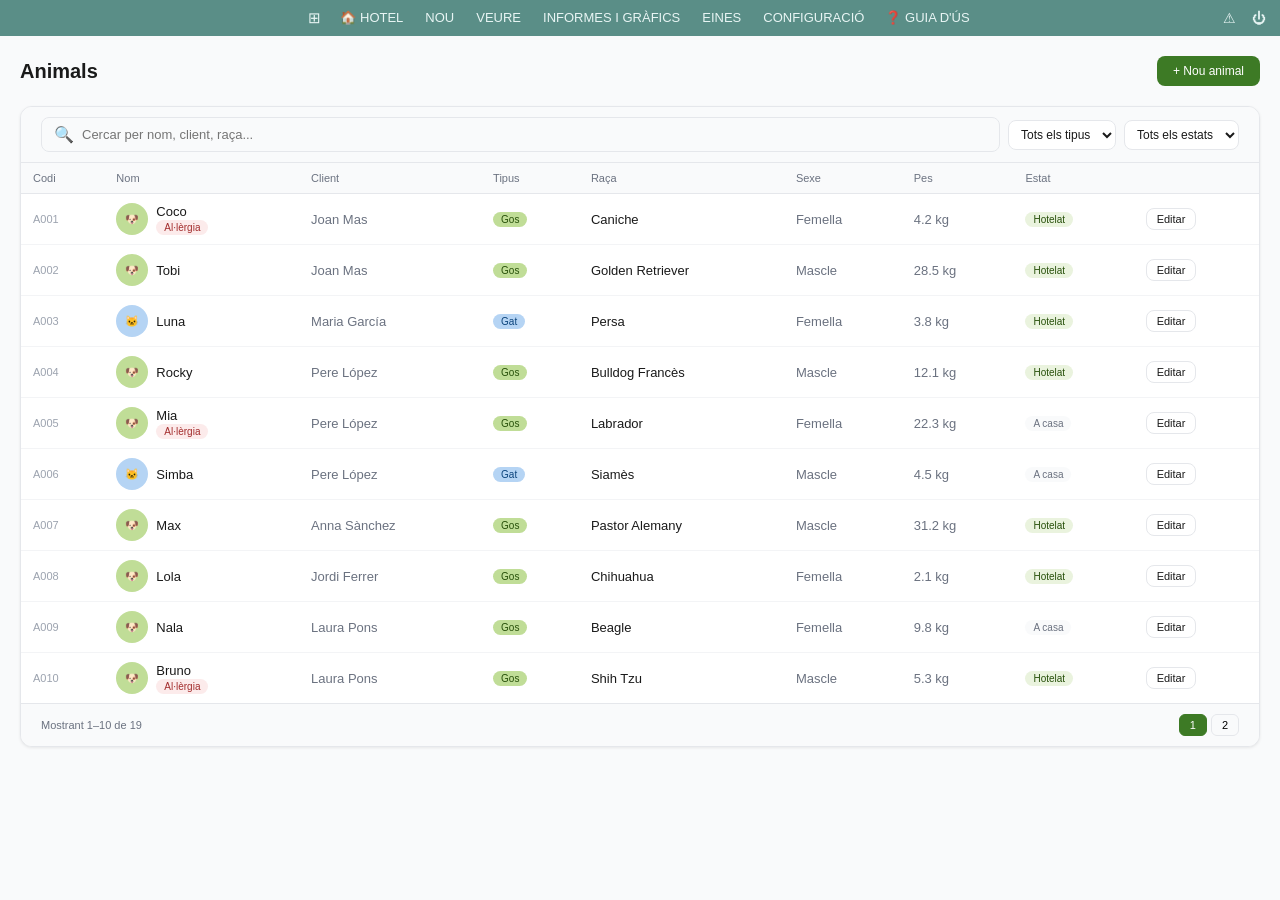
<file: pages/animals.html>
<!DOCTYPE html>
<html lang="ca">
<head>
  <meta charset="UTF-8"/>
  <meta name="viewport" content="width=device-width, initial-scale=1.0"/>
  <title>Animals — GespetSoft</title>
  <link rel="stylesheet" href="../css/style.css"/>
</head>
<body>
<div id="nav-placeholder"></div>
<div class="page-wrap">
  <div class="page-header">
    <div class="page-title">Animals</div>
    <button class="btn btn-primary" onclick="window.location='nou-animal.html'">+ Nou animal</button>
  </div>
  <div class="card">
    <div class="toolbar">
      <div class="search-box" style="flex:1;min-width:180px">
        <span>🔍</span>
        <input type="text" id="search" placeholder="Cercar per nom, client, raça..." oninput="renderTable()"/>
      </div>
      <select class="filter-sel" id="f-tipus" onchange="renderTable()">
        <option value="">Tots els tipus</option>
        <option value="gos">Gossos</option>
        <option value="gat">Gats</option>
        <option value="conill">Conills</option>
      </select>
      <select class="filter-sel" id="f-estat" onchange="renderTable()">
        <option value="">Tots els estats</option>
        <option value="hotelat">Hotelat ara</option>
        <option value="actiu">A casa</option>
      </select>
    </div>
    <div style="overflow-x:auto">
      <table>
        <thead><tr>
          <th onclick="sortBy('id')">Codi</th>
          <th onclick="sortBy('nom')">Nom</th>
          <th onclick="sortBy('client')">Client</th>
          <th onclick="sortBy('tipus')">Tipus</th>
          <th onclick="sortBy('raca')">Raça</th>
          <th>Sexe</th>
          <th>Pes</th>
          <th onclick="sortBy('estat')">Estat</th>
          <th></th>
        </tr></thead>
        <tbody id="tbody"></tbody>
      </table>
    </div>
    <div class="pagination">
      <div id="pag-info"></div>
      <div class="pag-btns" id="pag-btns"></div>
    </div>
  </div>
</div>
<script src="../js/app.js"></script>
<script>
let sortCol=null,sortAsc=true,page=1;
const PER=10;

function getClient(id){const c=DB.clients.find(x=>x.id===id);return c?`${c.nom} ${c.cognoms}`:'—';}

function getFiltered(){
  const q=document.getElementById('search').value.toLowerCase();
  const ft=document.getElementById('f-tipus').value;
  const fe=document.getElementById('f-estat').value;
  return DB.animals.filter(a=>{
    const nomClient=getClient(a.clientId).toLowerCase();
    const matchQ=!q||(a.nom.toLowerCase().includes(q)||nomClient.includes(q)||a.raca.toLowerCase().includes(q));
    const matchT=!ft||a.tipus===ft;
    const matchE=!fe||a.estat===fe;
    return matchQ&&matchT&&matchE;
  });
}

function sortBy(col){if(sortCol===col)sortAsc=!sortAsc;else{sortCol=col;sortAsc=true;}renderTable();}

function renderTable(){
  let data=getFiltered();
  if(sortCol){data=[...data].sort((a,b)=>{
    const va=String(a[sortCol]||'').toLowerCase();
    const vb=String(b[sortCol]||'').toLowerCase();
    return sortAsc?(va>vb?1:-1):(va<vb?1:-1);
  });}
  const total=data.length;
  const pages=Math.ceil(total/PER)||1;
  if(page>pages)page=1;
  const slice=data.slice((page-1)*PER,page*PER);
  document.getElementById('pag-info').textContent=total===0?'Cap resultat':`Mostrant ${(page-1)*PER+1}–${Math.min(page*PER,total)} de ${total}`;
  const pb=document.getElementById('pag-btns');pb.innerHTML='';
  for(let i=1;i<=pages;i++){const b=document.createElement('button');b.className='pag-btn'+(i===page?' active':'');b.textContent=i;b.onclick=(()=>{const p=i;return()=>{page=p;renderTable();}})();pb.appendChild(b);}
  const icon={gos:'🐶',gat:'🐱',conill:'🐰'};
  const avcls={gos:'av-green',gat:'av-blue',conill:'av-pink'};
  document.getElementById('tbody').innerHTML=slice.map(a=>`
    <tr style="cursor:pointer">
      <td style="color:#9ca3af;font-size:11px">${a.id}</td>
      <td><div style="display:flex;align-items:center;gap:8px">
        <div class="avatar ${avcls[a.tipus]}">${icon[a.tipus]}</div>
        <div>
          <div style="font-weight:500">${a.nom}</div>
          ${a.alergies?`<span class="badge" style="background:#FCEBEB;color:#A32D2D">Al·lèrgia</span>`:''}
        </div>
      </div></td>
      <td style="color:#6b7280">${getClient(a.clientId)}</td>
      <td><span class="badge badge-${a.tipus}">${a.tipus==='gos'?'Gos':a.tipus==='gat'?'Gat':'Conill'}</span></td>
      <td>${a.raca}</td>
      <td style="color:#6b7280">${a.sexe}</td>
      <td style="color:#6b7280">${a.pes} kg</td>
      <td><span class="badge badge-${a.estat==='hotelat'?'actiu':'inactiu'}">${a.estat==='hotelat'?'Hotelat':'A casa'}</span></td>
      <td><button class="btn btn-secondary" style="padding:4px 10px;font-size:11px">Editar</button></td>
    </tr>`).join('');
}

document.addEventListener('DOMContentLoaded',renderTable);
</script>
<script src="../js/nav.js"></script>
</body>
</html>
</file>
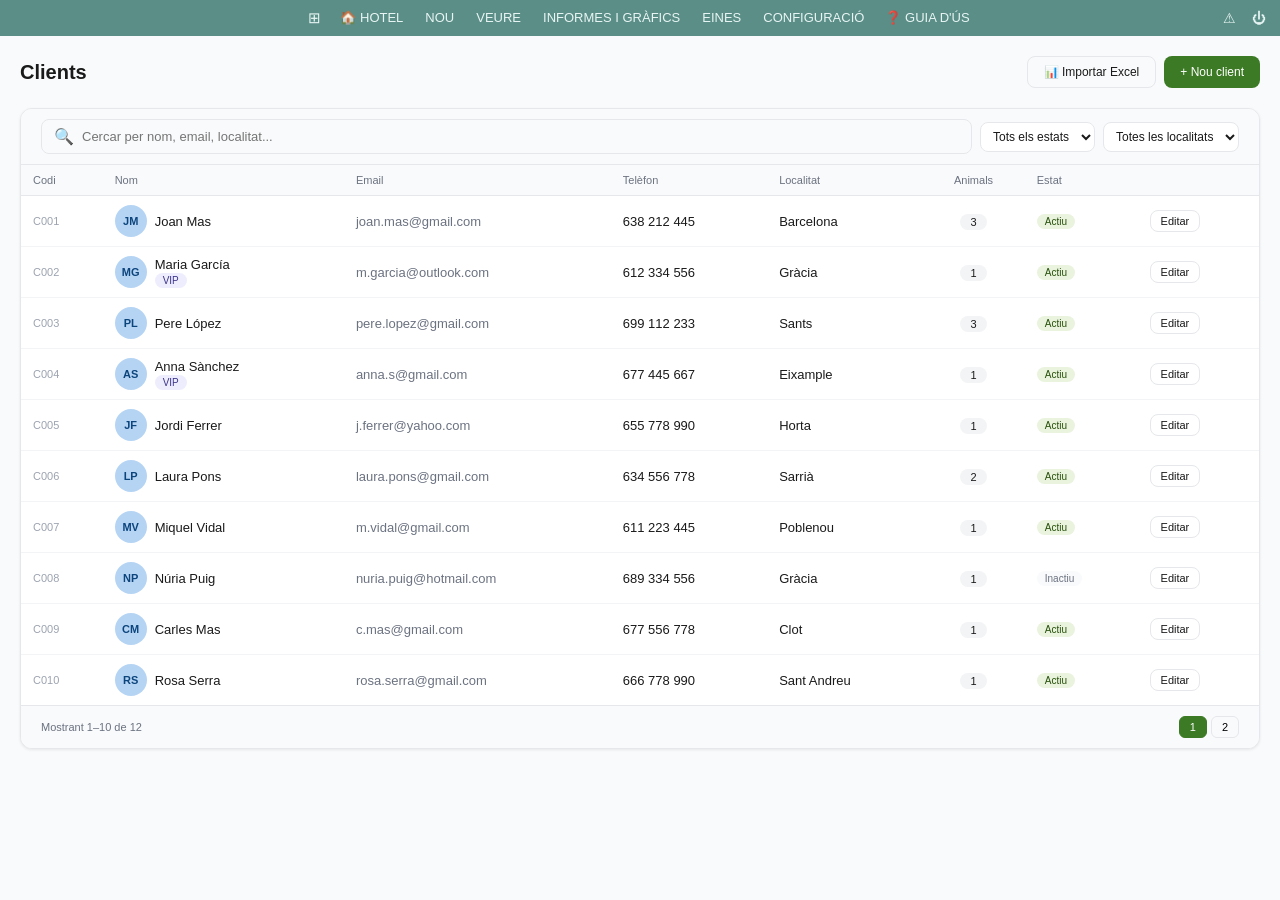
<file: pages/clients.html>
<!DOCTYPE html>
<html lang="ca">
<head>
  <meta charset="UTF-8"/>
  <meta name="viewport" content="width=device-width, initial-scale=1.0"/>
  <title>Clients — GespetSoft</title>
  <link rel="stylesheet" href="../css/style.css"/>
</head>
<body>
<div id="nav-placeholder"></div>
<div class="page-wrap">
  <div class="page-header">
    <div class="page-title">Clients</div>
    <div style="display:flex;gap:8px">
      <button class="btn btn-secondary" onclick="window.location='importar-excel.html'">📊 Importar Excel</button>
      <button class="btn btn-primary" onclick="window.location='nou-client.html'">+ Nou client</button>
    </div>
  </div>

  <div class="card">
    <div class="toolbar">
      <div class="search-box" style="flex:1;min-width:180px">
        <span>🔍</span>
        <input type="text" id="search" placeholder="Cercar per nom, email, localitat..." oninput="renderTable()"/>
      </div>
      <select class="filter-sel" id="f-estat" onchange="renderTable()">
        <option value="">Tots els estats</option>
        <option value="actiu">Actiu</option>
        <option value="inactiu">Inactiu</option>
        <option value="VIP">VIP</option>
      </select>
      <select class="filter-sel" id="f-localitat" onchange="renderTable()">
        <option value="">Totes les localitats</option>
      </select>
    </div>
    <div style="overflow-x:auto">
      <table>
        <thead>
          <tr>
            <th onclick="sortBy('id')">Codi</th>
            <th onclick="sortBy('nom')">Nom</th>
            <th onclick="sortBy('email')">Email</th>
            <th onclick="sortBy('mobil')">Telèfon</th>
            <th onclick="sortBy('localitat')">Localitat</th>
            <th style="text-align:center">Animals</th>
            <th onclick="sortBy('estat')">Estat</th>
            <th></th>
          </tr>
        </thead>
        <tbody id="tbody"></tbody>
      </table>
    </div>
    <div class="pagination">
      <div id="pag-info"></div>
      <div class="pag-btns" id="pag-btns"></div>
    </div>
  </div>
</div>

<script src="../js/app.js"></script>
<script>
let sortCol = null, sortAsc = true, page = 1;
const PER = 10;

function populateLocalitats() {
  const sel = document.getElementById('f-localitat');
  const locs = [...new Set(DB.clients.map(c => c.localitat))].sort();
  locs.forEach(l => sel.innerHTML += `<option value="${l}">${l}</option>`);
}

function getFiltered() {
  const q  = document.getElementById('search').value.toLowerCase();
  const fe = document.getElementById('f-estat').value;
  const fl = document.getElementById('f-localitat').value;
  return DB.clients.filter(c => {
    const nom = `${c.nom} ${c.cognoms}`.toLowerCase();
    const matchQ = !q || nom.includes(q) || c.email.toLowerCase().includes(q) || c.localitat.toLowerCase().includes(q);
    const matchE = !fe || (fe === 'VIP' ? c.etiqueta === 'VIP' : c.estat === fe);
    const matchL = !fl || c.localitat === fl;
    return matchQ && matchE && matchL;
  });
}

function sortBy(col) {
  if (sortCol === col) sortAsc = !sortAsc; else { sortCol = col; sortAsc = true; }
  renderTable();
}

function renderTable() {
  let data = getFiltered();
  if (sortCol) {
    data = [...data].sort((a, b) => {
      const va = String(a[sortCol] || '').toLowerCase();
      const vb = String(b[sortCol] || '').toLowerCase();
      return sortAsc ? (va > vb ? 1 : -1) : (va < vb ? 1 : -1);
    });
  }
  const total = data.length;
  const pages = Math.ceil(total / PER) || 1;
  if (page > pages) page = 1;
  const slice = data.slice((page - 1) * PER, page * PER);

  document.getElementById('pag-info').textContent =
    total === 0 ? 'Cap resultat' : `Mostrant ${(page-1)*PER+1}–${Math.min(page*PER,total)} de ${total}`;

  const pb = document.getElementById('pag-btns');
  pb.innerHTML = '';
  for (let i = 1; i <= pages; i++) {
    const b = document.createElement('button');
    b.className = 'pag-btn' + (i === page ? ' active' : '');
    b.textContent = i;
    b.onclick = () => { page = i; renderTable(); };
    pb.appendChild(b);
  }

  const tbody = document.getElementById('tbody');
  tbody.innerHTML = slice.map(c => `
    <tr style="cursor:pointer" onclick="window.location='fitxa-client.html?id=${c.id}'">
      <td style="color:#9ca3af;font-size:11px">${c.id}</td>
      <td>
        <div style="display:flex;align-items:center;gap:8px">
          <div class="avatar av-blue">${c.nom[0]}${c.cognoms[0]}</div>
          <div>
            <div style="font-weight:500">${c.nom} ${c.cognoms}</div>
            ${c.etiqueta ? `<span class="badge badge-vip">${c.etiqueta}</span>` : ''}
          </div>
        </div>
      </td>
      <td style="color:#6b7280">${c.email}</td>
      <td>${c.mobil}</td>
      <td>${c.localitat}</td>
      <td style="text-align:center">
        <span style="background:#f3f4f6;padding:2px 10px;border-radius:20px;font-size:11px">${c.animals.length}</span>
      </td>
      <td><span class="badge badge-${c.estat}">${c.estat === 'actiu' ? 'Actiu' : 'Inactiu'}</span></td>
      <td>
        <button onclick="event.stopPropagation();window.location='editar-client.html?id=${c.id}'"
          class="btn btn-secondary" style="padding:4px 10px;font-size:11px">Editar</button>
      </td>
    </tr>`).join('');
}

document.addEventListener('DOMContentLoaded', () => {
  populateLocalitats();
  renderTable();
});
</script>
<script src="../js/nav.js"></script>
</body>
</html>
</file>
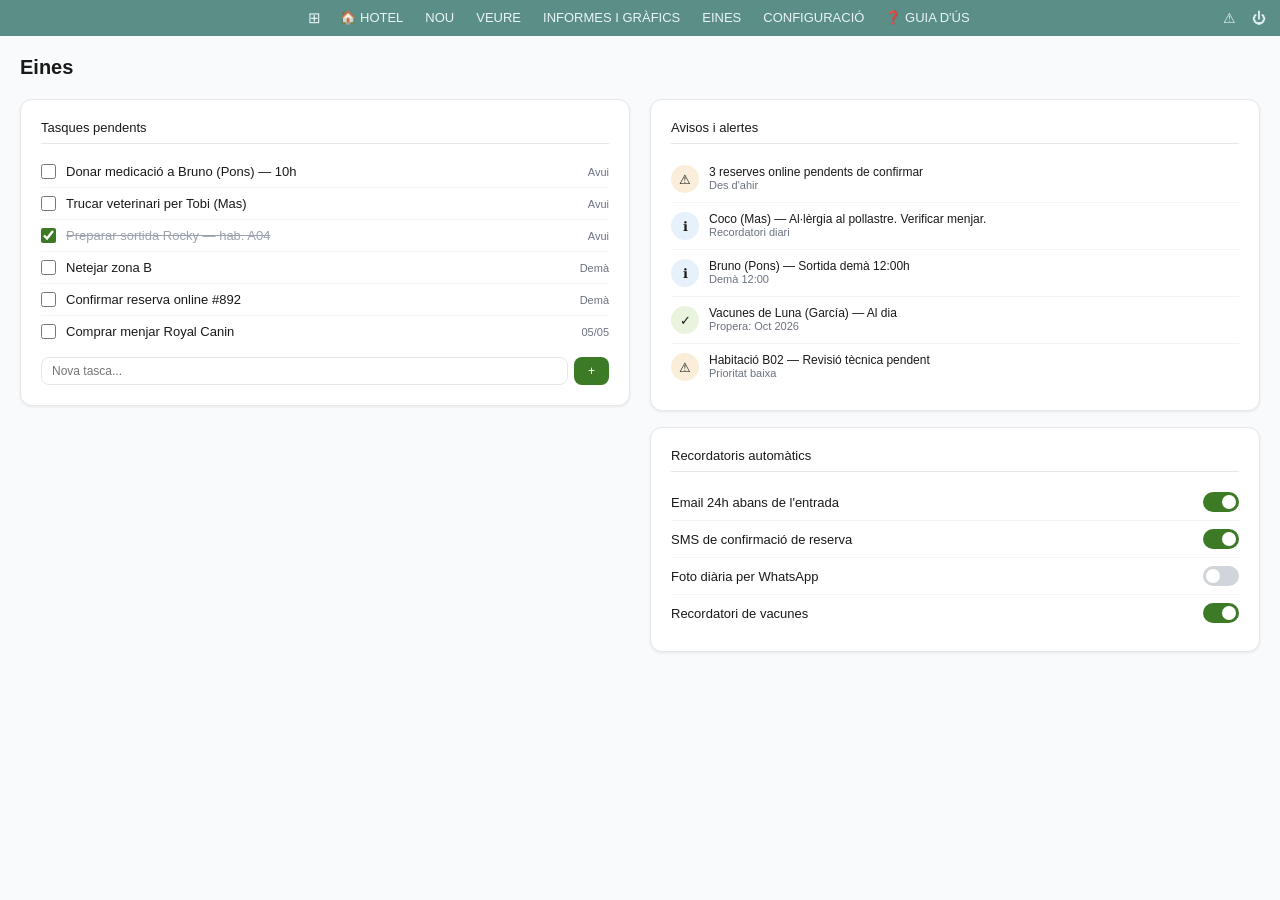
<file: pages/eines.html>
<!DOCTYPE html>
<html lang="ca">
<head>
  <meta charset="UTF-8"/>
  <meta name="viewport" content="width=device-width, initial-scale=1.0"/>
  <title>Eines — GespetSoft</title>
  <link rel="stylesheet" href="../css/style.css"/>
  <style>
    .toggle{position:relative;width:36px;height:20px;flex-shrink:0}
    .toggle input{opacity:0;width:0;height:0}
    .slider{position:absolute;inset:0;background:#d1d5db;border-radius:10px;cursor:pointer;transition:0.2s}
    .slider:before{content:'';position:absolute;width:14px;height:14px;left:3px;bottom:3px;background:#fff;border-radius:50%;transition:0.2s}
    input:checked+.slider{background:#3d7a25}
    input:checked+.slider:before{transform:translateX(16px)}
    .tasca-row{display:flex;align-items:center;gap:10px;padding:8px 0;border-bottom:0.5px solid #f3f4f6}
    .tasca-row:last-child{border-bottom:none}
    .tasca-cb{width:15px;height:15px;cursor:pointer;accent-color:#3d7a25;flex-shrink:0}
    .tasca-txt{flex:1;font-size:13px}
    .tasca-txt.done{text-decoration:line-through;color:#9ca3af}
    .alert-row{display:flex;gap:10px;padding:9px 0;border-bottom:0.5px solid #f3f4f6;align-items:flex-start}
    .alert-row:last-child{border-bottom:none}
    .alert-icon{width:28px;height:28px;border-radius:50%;display:flex;align-items:center;justify-content:center;flex-shrink:0;font-size:13px}
  </style>
</head>
<body>
<div id="nav-placeholder"></div>
<div class="page-wrap">
  <div class="page-title" style="margin-bottom:1.25rem">Eines</div>
  <div style="display:grid;grid-template-columns:1fr 1fr;gap:1.25rem">
    <div>
      <div class="card">
        <div class="card-body">
          <div style="font-size:13px;font-weight:500;margin-bottom:12px;padding-bottom:8px;border-bottom:0.5px solid #e5e7eb">Tasques pendents</div>
          <div id="tasques">
            <div class="tasca-row"><input type="checkbox" class="tasca-cb" onchange="toggle(this)"><span class="tasca-txt">Donar medicació a Bruno (Pons) — 10h</span><span style="font-size:11px;color:#6b7280">Avui</span></div>
            <div class="tasca-row"><input type="checkbox" class="tasca-cb" onchange="toggle(this)"><span class="tasca-txt">Trucar veterinari per Tobi (Mas)</span><span style="font-size:11px;color:#6b7280">Avui</span></div>
            <div class="tasca-row"><input type="checkbox" class="tasca-cb" checked onchange="toggle(this)"><span class="tasca-txt done">Preparar sortida Rocky — hab. A04</span><span style="font-size:11px;color:#6b7280">Avui</span></div>
            <div class="tasca-row"><input type="checkbox" class="tasca-cb" onchange="toggle(this)"><span class="tasca-txt">Netejar zona B</span><span style="font-size:11px;color:#6b7280">Demà</span></div>
            <div class="tasca-row"><input type="checkbox" class="tasca-cb" onchange="toggle(this)"><span class="tasca-txt">Confirmar reserva online #892</span><span style="font-size:11px;color:#6b7280">Demà</span></div>
            <div class="tasca-row"><input type="checkbox" class="tasca-cb" onchange="toggle(this)"><span class="tasca-txt">Comprar menjar Royal Canin</span><span style="font-size:11px;color:#6b7280">05/05</span></div>
          </div>
          <div style="margin-top:10px;display:flex;gap:6px">
            <input type="text" id="nova-tasca" placeholder="Nova tasca..." style="flex:1;border:0.5px solid #e5e7eb;border-radius:8px;padding:6px 10px;font-size:12px;outline:none"/>
            <button class="btn btn-primary" onclick="afegir()" style="padding:6px 14px">+</button>
          </div>
        </div>
      </div>
    </div>
    <div>
      <div class="card" style="margin-bottom:1rem">
        <div class="card-body">
          <div style="font-size:13px;font-weight:500;margin-bottom:12px;padding-bottom:8px;border-bottom:0.5px solid #e5e7eb">Avisos i alertes</div>
          <div class="alert-row"><div class="alert-icon" style="background:#FAEEDA">⚠</div><div><div style="font-size:12px;font-weight:500">3 reserves online pendents de confirmar</div><div style="font-size:11px;color:#6b7280">Des d'ahir</div></div></div>
          <div class="alert-row"><div class="alert-icon" style="background:#E6F1FB">ℹ</div><div><div style="font-size:12px;font-weight:500">Coco (Mas) — Al·lèrgia al pollastre. Verificar menjar.</div><div style="font-size:11px;color:#6b7280">Recordatori diari</div></div></div>
          <div class="alert-row"><div class="alert-icon" style="background:#E6F1FB">ℹ</div><div><div style="font-size:12px;font-weight:500">Bruno (Pons) — Sortida demà 12:00h</div><div style="font-size:11px;color:#6b7280">Demà 12:00</div></div></div>
          <div class="alert-row"><div class="alert-icon" style="background:#EAF3DE">✓</div><div><div style="font-size:12px;font-weight:500">Vacunes de Luna (García) — Al dia</div><div style="font-size:11px;color:#6b7280">Propera: Oct 2026</div></div></div>
          <div class="alert-row"><div class="alert-icon" style="background:#FAEEDA">⚠</div><div><div style="font-size:12px;font-weight:500">Habitació B02 — Revisió tècnica pendent</div><div style="font-size:11px;color:#6b7280">Prioritat baixa</div></div></div>
        </div>
      </div>
      <div class="card">
        <div class="card-body">
          <div style="font-size:13px;font-weight:500;margin-bottom:12px;padding-bottom:8px;border-bottom:0.5px solid #e5e7eb">Recordatoris automàtics</div>
          <div class="tasca-row"><span class="tasca-txt">Email 24h abans de l'entrada</span><label class="toggle"><input type="checkbox" checked><span class="slider"></span></label></div>
          <div class="tasca-row"><span class="tasca-txt">SMS de confirmació de reserva</span><label class="toggle"><input type="checkbox" checked><span class="slider"></span></label></div>
          <div class="tasca-row"><span class="tasca-txt">Foto diària per WhatsApp</span><label class="toggle"><input type="checkbox"><span class="slider"></span></label></div>
          <div class="tasca-row"><span class="tasca-txt">Recordatori de vacunes</span><label class="toggle"><input type="checkbox" checked><span class="slider"></span></label></div>
        </div>
      </div>
    </div>
  </div>
</div>
<script>
function toggle(cb){cb.nextElementSibling.classList.toggle('done',cb.checked);}
function afegir(){
  const inp=document.getElementById('nova-tasca');
  const txt=inp.value.trim();if(!txt)return;
  const div=document.createElement('div');div.className='tasca-row';
  div.innerHTML=`<input type="checkbox" class="tasca-cb" onchange="toggle(this)"><span class="tasca-txt">${txt}</span><span style="font-size:11px;color:#6b7280">Avui</span>`;
  document.getElementById('tasques').appendChild(div);
  inp.value='';
}
</script>
<script src="../js/nav.js"></script>
</body>
</html>
</file>
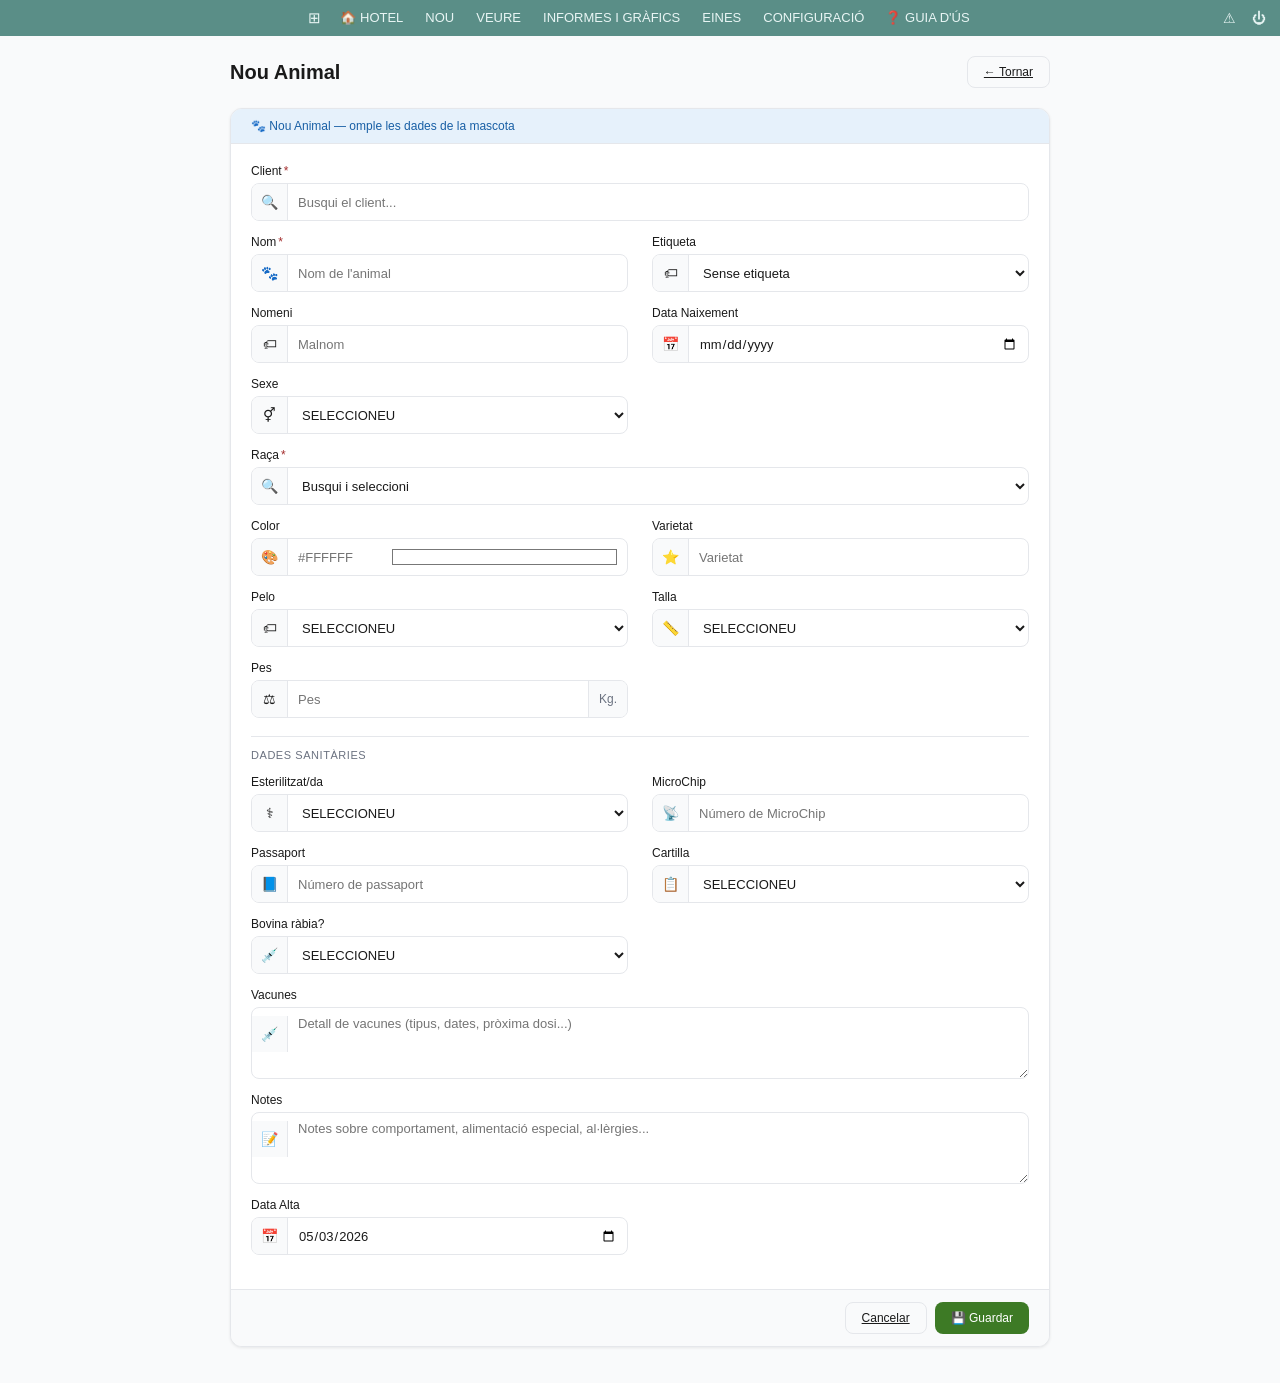
<file: pages/nou-animal.html>
<!DOCTYPE html>
<html lang="ca">
<head>
  <meta charset="UTF-8"/>
  <meta name="viewport" content="width=device-width, initial-scale=1.0"/>
  <title>Nou Animal — GespetSoft</title>
  <link rel="stylesheet" href="../css/style.css"/>
</head>
<body>
<div id="nav-placeholder"></div>
<div class="page-wrap" style="max-width:860px">
  <div class="page-header">
    <div class="page-title">Nou Animal</div>
    <a href="animals.html" class="btn btn-secondary">← Tornar</a>
  </div>
  <div class="card">
    <div style="background:#E6F1FB;border-bottom:.5px solid #e5e7eb;padding:10px 1.25rem;font-size:12px;color:#185FA5">
      🐾 Nou Animal — omple les dades de la mascota
    </div>
    <div class="form-grid">
      <div class="field-group full"><label class="field-label">Client<span class="required">*</span></label>
        <div class="field-row"><div class="field-icon">🔍</div>
          <input type="text" id="client" placeholder="Busqui el client..." list="cl-list"/>
          <datalist id="cl-list"></datalist>
        </div>
      </div>
      <div class="field-group"><label class="field-label">Nom<span class="required">*</span></label>
        <div class="field-row"><div class="field-icon">🐾</div><input type="text" id="nom" placeholder="Nom de l'animal"/></div></div>
      <div class="field-group"><label class="field-label">Etiqueta</label>
        <div class="field-row"><div class="field-icon">🏷</div><select><option value="">Sense etiqueta</option><option>VIP</option><option>Al·lèrgia</option><option>Medicació</option></select></div></div>
      <div class="field-group"><label class="field-label">Nomeni</label>
        <div class="field-row"><div class="field-icon">🏷</div><input type="text" placeholder="Malnom"/></div></div>
      <div class="field-group"><label class="field-label">Data Naixement</label>
        <div class="field-row"><div class="field-icon">📅</div><input type="date"/></div></div>
      <div class="field-group"><label class="field-label">Sexe</label>
        <div class="field-row"><div class="field-icon">⚥</div><select><option>SELECCIONEU</option><option>Mascle</option><option>Femella</option></select></div></div>
      <div class="field-group full"><label class="field-label">Raça<span class="required">*</span></label>
        <div class="field-row"><div class="field-icon">🔍</div>
          <select id="raca"><option>Busqui i seleccioni</option>
            <optgroup label="Gossos"><option>Golden Retriever</option><option>Labrador</option><option>Bulldog Francès</option><option>Caniche</option><option>Chihuahua</option><option>Beagle</option><option>Pastor Alemany</option><option>Shih Tzu</option><option>Mestís</option></optgroup>
            <optgroup label="Gats"><option>Persa</option><option>Siamès</option><option>Maine Coon</option><option>Britànic pèl curt</option><option>Mestís</option></optgroup>
            <optgroup label="Altres"><option>Conill</option><option>Hàmster</option><option>Aus</option><option>Rèptil</option></optgroup>
          </select>
        </div>
      </div>
      <div class="field-group"><label class="field-label">Color</label>
        <div class="field-row"><div class="field-icon">🎨</div><input type="text" placeholder="#FFFFFF" style="max-width:100px"/>
          <input type="color" value="#ffffff" style="width:32px;height:28px;border:none;padding:2px;cursor:pointer;background:none;margin-right:6px"/>
        </div>
      </div>
      <div class="field-group"><label class="field-label">Varietat</label>
        <div class="field-row"><div class="field-icon">⭐</div><input type="text" placeholder="Varietat"/></div></div>
      <div class="field-group"><label class="field-label">Pelo</label>
        <div class="field-row"><div class="field-icon">🏷</div><select><option>SELECCIONEU</option><option>Curt</option><option>Llarg</option><option>Arrissat</option><option>Llis</option><option>Sense pèl</option></select></div></div>
      <div class="field-group"><label class="field-label">Talla</label>
        <div class="field-row"><div class="field-icon">📏</div><select><option>SELECCIONEU</option><option>Molt petit (&lt;5kg)</option><option>Petit (5-10kg)</option><option>Mitjà (10-25kg)</option><option>Gran (25-45kg)</option><option>Molt gran (&gt;45kg)</option></select></div></div>
      <div class="field-group"><label class="field-label">Pes</label>
        <div class="field-row"><div class="field-icon">⚖</div><input type="number" placeholder="Pes" step="0.1" min="0"/>
          <span style="padding:0 10px;font-size:12px;color:#6b7280;background:#f9fafb;border-left:.5px solid #e5e7eb;height:36px;display:flex;align-items:center">Kg.</span>
        </div>
      </div>
      <div class="section-sep">Dades sanitàries</div>
      <div class="field-group"><label class="field-label">Esterilitzat/da</label>
        <div class="field-row"><div class="field-icon">⚕</div><select><option>SELECCIONEU</option><option>Sí</option><option>No</option></select></div></div>
      <div class="field-group"><label class="field-label">MicroChip</label>
        <div class="field-row"><div class="field-icon">📡</div><input type="text" placeholder="Número de MicroChip"/></div></div>
      <div class="field-group"><label class="field-label">Passaport</label>
        <div class="field-row"><div class="field-icon">📘</div><input type="text" placeholder="Número de passaport"/></div></div>
      <div class="field-group"><label class="field-label">Cartilla</label>
        <div class="field-row"><div class="field-icon">📋</div><select><option>SELECCIONEU</option><option>Sí, al dia</option><option>Sí, pendent</option><option>No</option></select></div></div>
      <div class="field-group"><label class="field-label">Bovina ràbia?</label>
        <div class="field-row"><div class="field-icon">💉</div><select><option>SELECCIONEU</option><option>Sí</option><option>No</option><option>No aplica</option></select></div></div>
      <div class="field-group full"><label class="field-label">Vacunes</label>
        <div class="field-row" style="align-items:flex-start"><div class="field-icon" style="margin-top:8px">💉</div>
          <textarea placeholder="Detall de vacunes (tipus, dates, pròxima dosi...)"></textarea></div></div>
      <div class="field-group full"><label class="field-label">Notes</label>
        <div class="field-row" style="align-items:flex-start"><div class="field-icon" style="margin-top:8px">📝</div>
          <textarea placeholder="Notes sobre comportament, alimentació especial, al·lèrgies..."></textarea></div></div>
      <div class="field-group"><label class="field-label">Data Alta</label>
        <div class="field-row"><div class="field-icon">📅</div><input type="date" value="2026-05-03"/></div></div>
    </div>
    <div class="form-footer">
      <a href="animals.html" class="btn btn-secondary">Cancelar</a>
      <button class="btn btn-primary" onclick="guardar()">💾 Guardar</button>
    </div>
  </div>
</div>
<script src="../js/app.js"></script>
<script>
document.addEventListener('DOMContentLoaded',()=>{
  const dl=document.getElementById('cl-list');
  DB.clients.forEach(c=>{const o=document.createElement('option');o.value=`${c.nom} ${c.cognoms}`;dl.appendChild(o);});
});
function guardar(){
  const nom=document.getElementById('nom').value.trim();
  const client=document.getElementById('client').value.trim();
  if(!nom){document.getElementById('nom').focus();return;}
  if(!client){document.getElementById('client').focus();return;}
  window.location='animals.html';
}
</script>
<script src="../js/nav.js"></script>
</body>
</html>
</file>
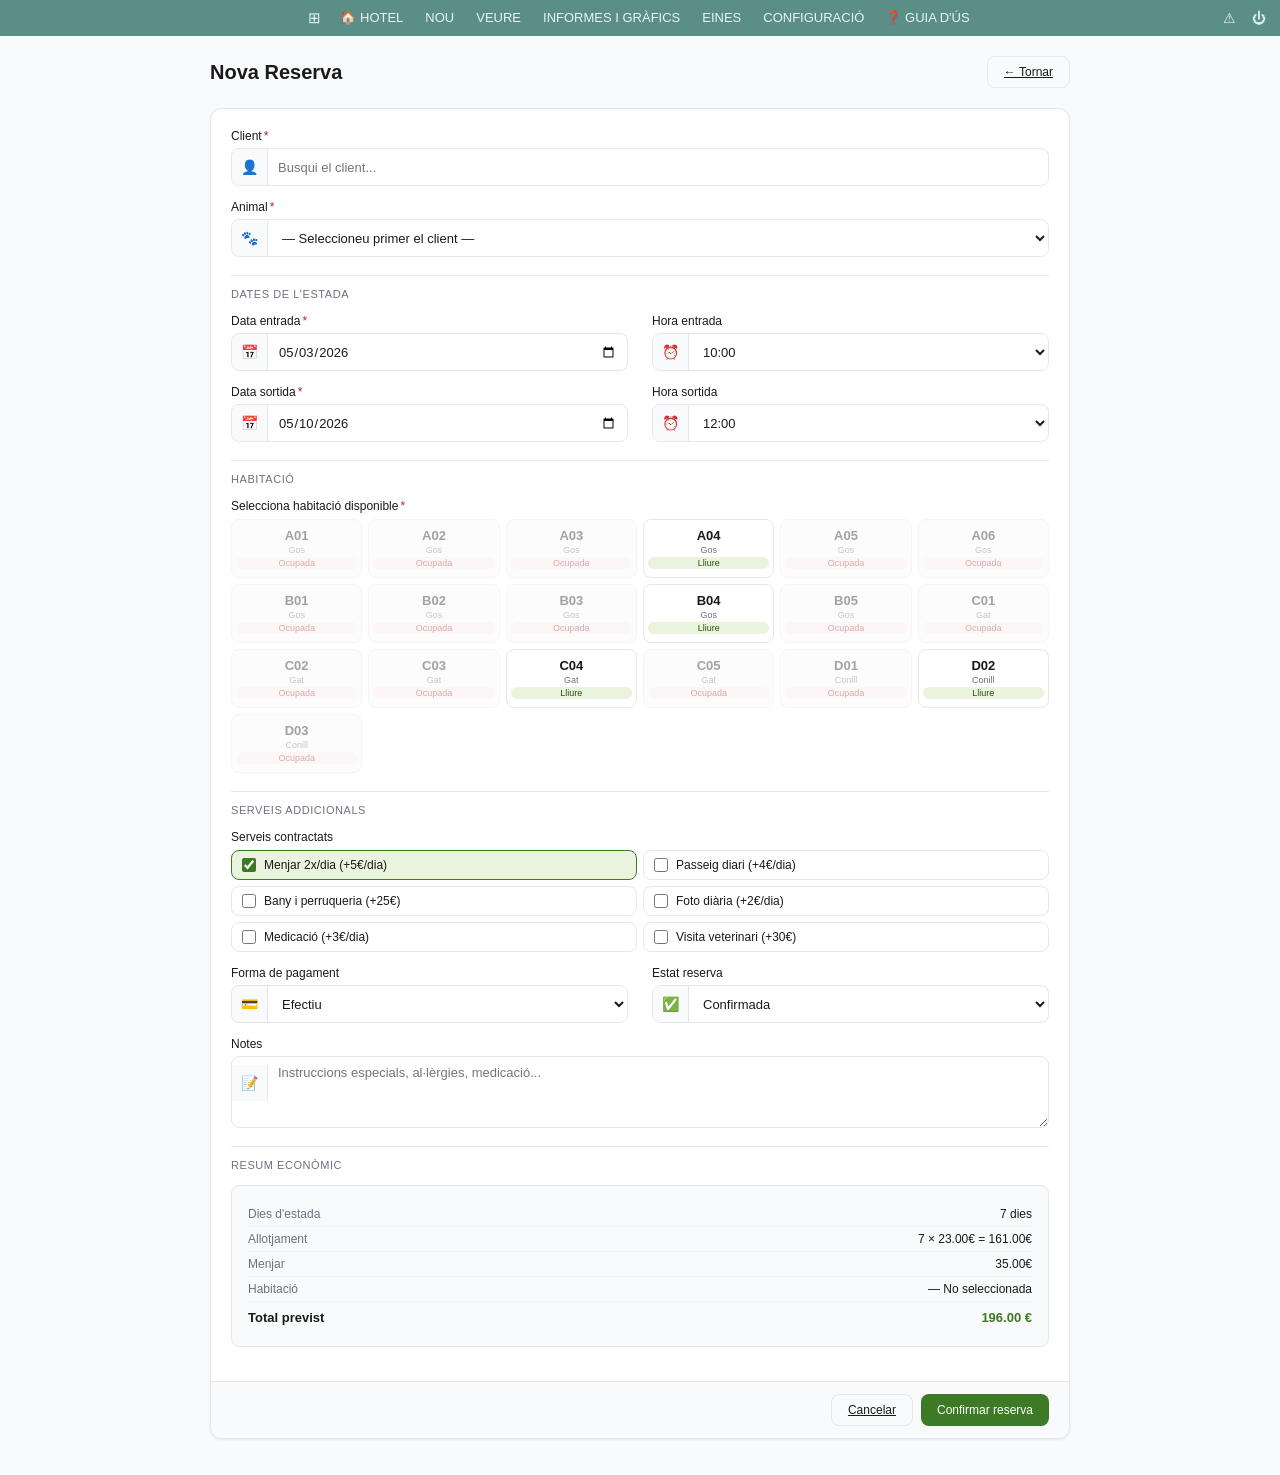
<file: pages/nova-reserva.html>
<!DOCTYPE html>
<html lang="ca">
<head>
  <meta charset="UTF-8"/>
  <meta name="viewport" content="width=device-width, initial-scale=1.0"/>
  <title>Nova Reserva — GespetSoft</title>
  <link rel="stylesheet" href="../css/style.css"/>
  <style>
    .hab-grid{display:grid;grid-template-columns:repeat(6,1fr);gap:6px;margin-top:6px}
    .hab-item{border:.5px solid #e5e7eb;border-radius:8px;padding:8px 4px;cursor:pointer;text-align:center;font-size:11px;transition:border-color .15s}
    .hab-item:hover{border-color:#3d7a25}
    .hab-item.selected{border-color:#3d7a25;background:#EAF3DE}
    .hab-item.ocupada{opacity:.4;cursor:not-allowed;background:#f9fafb}
    .hab-num{font-size:13px;font-weight:600}
    .resum-box{background:#f9fafb;border:.5px solid #e5e7eb;border-radius:8px;padding:1rem}
    .resum-row{display:flex;justify-content:space-between;font-size:12px;padding:5px 0;border-bottom:.5px solid #f3f4f6}
    .resum-row:last-child{border-bottom:none;font-weight:600;font-size:13px;padding-top:8px}
    .serveis-grid{display:grid;grid-template-columns:1fr 1fr;gap:6px;margin-top:6px}
    .srv{display:flex;align-items:center;gap:8px;padding:7px 10px;border:.5px solid #e5e7eb;border-radius:8px;cursor:pointer;font-size:12px}
    .srv:hover{background:#f9fafb}
    .srv.on{border-color:#3d7a25;background:#EAF3DE}
    .srv input{accent-color:#3d7a25;width:14px;height:14px}
  </style>
</head>
<body>
<div id="nav-placeholder"></div>
<div class="page-wrap" style="max-width:900px">
  <div class="page-header">
    <div class="page-title">Nova Reserva</div>
    <a href="reserves.html" class="btn btn-secondary">← Tornar</a>
  </div>
  <div class="card">
    <div class="form-grid">
      <div class="field-group full">
        <label class="field-label">Client<span class="required">*</span></label>
        <div class="field-row"><div class="field-icon">👤</div>
          <input type="text" id="client" placeholder="Busqui el client..." list="cl-list" oninput="onClient()"/>
          <datalist id="cl-list"></datalist>
        </div>
      </div>
      <div class="field-group full">
        <label class="field-label">Animal<span class="required">*</span></label>
        <div class="field-row"><div class="field-icon">🐾</div>
          <select id="animal" onchange="updateResum()"><option>— Seleccioneu primer el client —</option></select>
        </div>
      </div>
      <div class="section-sep">Dates de l'estada</div>
      <div class="field-group">
        <label class="field-label">Data entrada<span class="required">*</span></label>
        <div class="field-row"><div class="field-icon">📅</div><input type="date" id="entrada" value="2026-05-03" onchange="updateResum()"/></div>
      </div>
      <div class="field-group">
        <label class="field-label">Hora entrada</label>
        <div class="field-row"><div class="field-icon">⏰</div>
          <select id="h-entrada" onchange="updateResum()">
            <option>08:00</option><option>09:00</option><option selected>10:00</option>
            <option>11:00</option><option>12:00</option><option>13:00</option><option>14:00</option><option>15:00</option><option>16:00</option><option>17:00</option><option>18:00</option>
          </select>
        </div>
      </div>
      <div class="field-group">
        <label class="field-label">Data sortida<span class="required">*</span></label>
        <div class="field-row"><div class="field-icon">📅</div><input type="date" id="sortida" value="2026-05-10" onchange="updateResum()"/></div>
      </div>
      <div class="field-group">
        <label class="field-label">Hora sortida</label>
        <div class="field-row"><div class="field-icon">⏰</div>
          <select id="h-sortida" onchange="updateResum()">
            <option>08:00</option><option>09:00</option><option>10:00</option>
            <option>11:00</option><option selected>12:00</option><option>13:00</option><option>14:00</option><option>15:00</option><option>16:00</option><option>17:00</option><option>18:00</option>
          </select>
        </div>
      </div>
      <div class="section-sep">Habitació</div>
      <div class="field-group full">
        <label class="field-label">Selecciona habitació disponible<span class="required">*</span></label>
        <div class="hab-grid" id="hab-grid"></div>
      </div>
      <div class="section-sep">Serveis addicionals</div>
      <div class="field-group full">
        <label class="field-label">Serveis contractats</label>
        <div class="serveis-grid">
          <label class="srv on" id="s0"><input type="checkbox" checked onchange="toggleSrv(this,'s0');updateResum()"> Menjar 2x/dia (+5€/dia)</label>
          <label class="srv" id="s1"><input type="checkbox" onchange="toggleSrv(this,'s1');updateResum()"> Passeig diari (+4€/dia)</label>
          <label class="srv" id="s2"><input type="checkbox" onchange="toggleSrv(this,'s2');updateResum()"> Bany i perruqueria (+25€)</label>
          <label class="srv" id="s3"><input type="checkbox" onchange="toggleSrv(this,'s3');updateResum()"> Foto diària (+2€/dia)</label>
          <label class="srv" id="s4"><input type="checkbox" onchange="toggleSrv(this,'s4');updateResum()"> Medicació (+3€/dia)</label>
          <label class="srv" id="s5"><input type="checkbox" onchange="toggleSrv(this,'s5');updateResum()"> Visita veterinari (+30€)</label>
        </div>
      </div>
      <div class="field-group">
        <label class="field-label">Forma de pagament</label>
        <div class="field-row"><div class="field-icon">💳</div>
          <select><option>Efectiu</option><option>Targeta</option><option>Transferència</option><option>Bizum</option></select>
        </div>
      </div>
      <div class="field-group">
        <label class="field-label">Estat reserva</label>
        <div class="field-row"><div class="field-icon">✅</div>
          <select><option>Confirmada</option><option>Pendent confirmació</option></select>
        </div>
      </div>
      <div class="field-group full">
        <label class="field-label">Notes</label>
        <div class="field-row" style="align-items:flex-start"><div class="field-icon" style="margin-top:8px">📝</div>
          <textarea placeholder="Instruccions especials, al·lèrgies, medicació..."></textarea>
        </div>
      </div>
      <div class="section-sep">Resum econòmic</div>
      <div class="field-group full"><div class="resum-box" id="resum"></div></div>
    </div>
    <div class="form-footer">
      <a href="reserves.html" class="btn btn-secondary">Cancelar</a>
      <button class="btn btn-primary" onclick="guardar()">Confirmar reserva</button>
    </div>
  </div>
</div>
<script src="../js/app.js"></script>
<script>
let selHab=null;
const ocupades=['A01','A02','A03','A05','A06','B01','B02','B03','B05','C01','C02','C03','C05','D01','D03'];

function init(){
  const dl=document.getElementById('cl-list');
  DB.clients.forEach(c=>{ const o=document.createElement('option'); o.value=`${c.nom} ${c.cognoms}`; dl.appendChild(o); });
  renderHabs(); updateResum();
}

function renderHabs(){
  document.getElementById('hab-grid').innerHTML=DB.habitacions.map(h=>`
    <div class="hab-item ${ocupades.includes(h.id)?'ocupada':''} ${selHab===h.id?'selected':''}"
      onclick="${!ocupades.includes(h.id)?`selHab='${h.id}';renderHabs();updateResum()`:''}" title="${h.zona}">
      <div class="hab-num">${h.id}</div>
      <div style="font-size:9px;color:#6b7280;margin:2px 0">${h.tipus==='gos'?'Gos':h.tipus==='gat'?'Gat':'Conill'}</div>
      <div style="font-size:9px;padding:1px 4px;border-radius:10px;background:${ocupades.includes(h.id)?'#FCEBEB':'#EAF3DE'};color:${ocupades.includes(h.id)?'#A32D2D':'#27500A'}">${ocupades.includes(h.id)?'Ocupada':'Lliure'}</div>
    </div>`).join('');
}

function onClient(){
  const val=document.getElementById('client').value.trim();
  const c=DB.clients.find(x=>`${x.nom} ${x.cognoms}`===val);
  const sel=document.getElementById('animal');
  if(c){
    const animals=DB.animals.filter(a=>c.animals.includes(a.id));
    sel.innerHTML=animals.map(a=>`<option value="${a.id}" data-preu="${a.tipus==='gos'?25:a.tipus==='gat'?20:15}">${a.nom} — ${a.raca}</option>`).join('');
  } else { sel.innerHTML='<option>— Seleccioneu primer el client —</option>'; }
  updateResum();
}

function toggleSrv(cb,id){ document.getElementById(id).classList.toggle('on',cb.checked); }

function getDies(){
  const e=new Date(document.getElementById('entrada').value);
  const s=new Date(document.getElementById('sortida').value);
  if(!e||!s||s<=e) return 0;
  return Math.round((s-e)/(86400000));
}

function getPreu(){
  const sel=document.getElementById('animal');
  const opt=sel.options[sel.selectedIndex];
  return opt?parseFloat(opt.dataset.preu||23):23;
}

function updateResum(){
  const dies=getDies(); const preu=getPreu();
  const base=dies*preu;
  const menjar=document.querySelector('#s0 input').checked?dies*5:0;
  const passeig=document.querySelector('#s1 input').checked?dies*4:0;
  const bany=document.querySelector('#s2 input').checked?25:0;
  const foto=document.querySelector('#s3 input').checked?dies*2:0;
  const med=document.querySelector('#s4 input').checked?dies*3:0;
  const vet=document.querySelector('#s5 input').checked?30:0;
  const total=base+menjar+passeig+bany+foto+med+vet;
  document.getElementById('resum').innerHTML=`
    <div class="resum-row"><span style="color:#6b7280">Dies d'estada</span><span style="font-weight:500">${dies} dies</span></div>
    <div class="resum-row"><span style="color:#6b7280">Allotjament</span><span style="font-weight:500">${dies} × ${preu.toFixed(2)}€ = ${base.toFixed(2)}€</span></div>
    ${menjar?`<div class="resum-row"><span style="color:#6b7280">Menjar</span><span style="font-weight:500">${menjar.toFixed(2)}€</span></div>`:''}
    ${passeig?`<div class="resum-row"><span style="color:#6b7280">Passeig</span><span style="font-weight:500">${passeig.toFixed(2)}€</span></div>`:''}
    ${bany?`<div class="resum-row"><span style="color:#6b7280">Bany i perruqueria</span><span style="font-weight:500">${bany.toFixed(2)}€</span></div>`:''}
    ${foto?`<div class="resum-row"><span style="color:#6b7280">Foto diària</span><span style="font-weight:500">${foto.toFixed(2)}€</span></div>`:''}
    ${med?`<div class="resum-row"><span style="color:#6b7280">Medicació</span><span style="font-weight:500">${med.toFixed(2)}€</span></div>`:''}
    ${vet?`<div class="resum-row"><span style="color:#6b7280">Visita veterinari</span><span style="font-weight:500">${vet.toFixed(2)}€</span></div>`:''}
    <div class="resum-row"><span style="color:#6b7280">Habitació</span><span style="font-weight:500">${selHab||'— No seleccionada'}</span></div>
    <div class="resum-row"><span>Total previst</span><span style="color:#3d7a25">${total.toFixed(2)} €</span></div>`;
}

function guardar(){
  const client=document.getElementById('client').value.trim();
  const animal=document.getElementById('animal').value;
  if(!client){alert('Seleccioneu un client');return;}
  if(!animal||animal.includes('Seleccioneu')){alert('Seleccioneu un animal');return;}
  if(!selHab){alert('Seleccioneu una habitació disponible');return;}
  alert(`Reserva confirmada!\nClient: ${client}\nHabitació: ${selHab}`);
  window.location='reserves.html';
}

document.addEventListener('DOMContentLoaded',init);
</script>
<script src="../js/nav.js"></script>
</body>
</html>
</file>
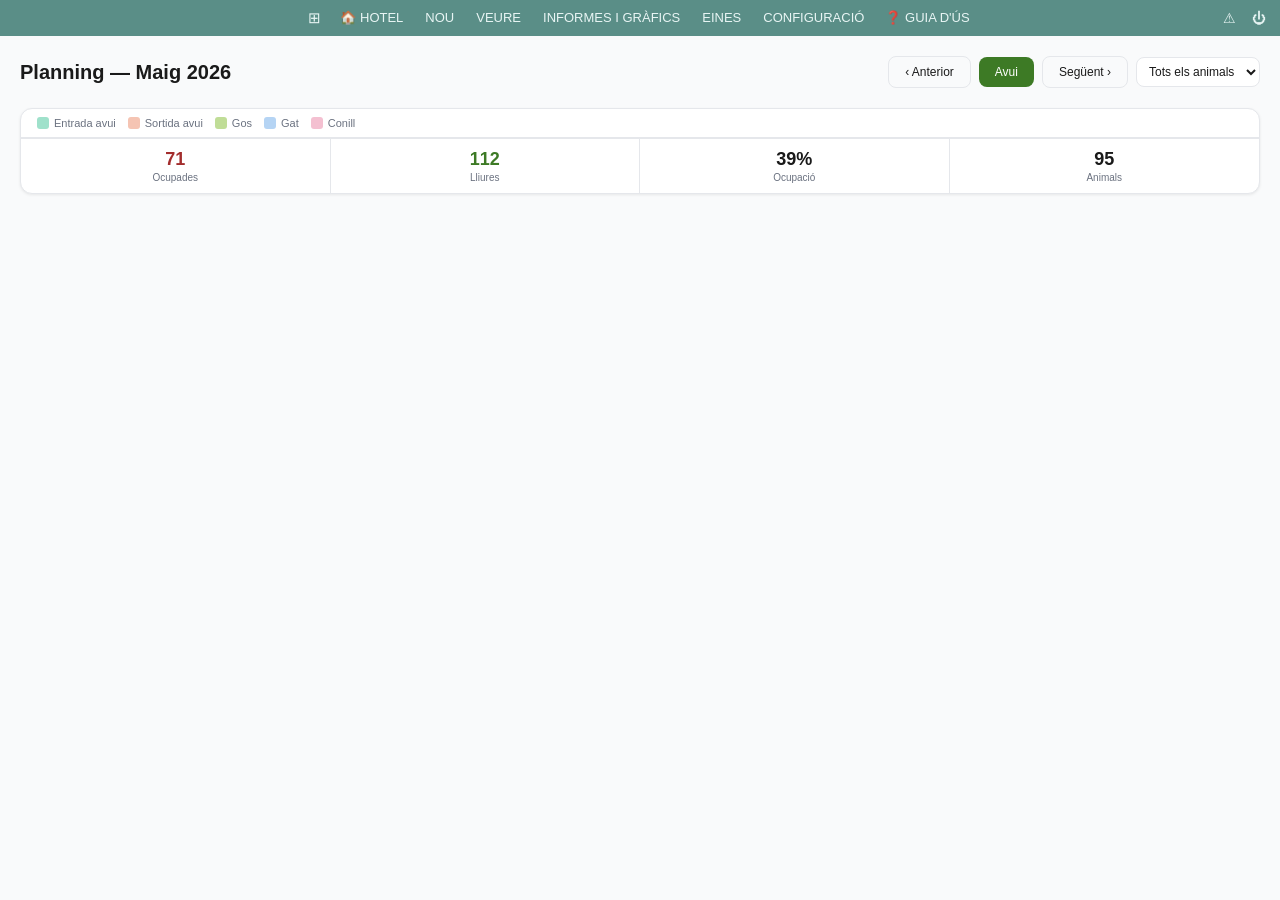
<file: pages/planning.html>
<!DOCTYPE html>
<html lang="ca">
<head>
  <meta charset="UTF-8"/>
  <meta name="viewport" content="width=device-width, initial-scale=1.0"/>
  <title>Planning — GespetSoft</title>
  <link rel="stylesheet" href="../css/style.css"/>
  <style>
    .planning-wrap{overflow-x:auto}
    .planning-table{border-collapse:collapse;min-width:100%;font-size:11px}
    .planning-table th{background:#f3f4f6;padding:6px 4px;text-align:center;font-weight:500;color:#6b7280;border:0.5px solid #e5e7eb;white-space:nowrap;min-width:34px;font-size:10px}
    .planning-table th.today-col{background:#EAF3DE;color:#27500A}
    .planning-table td{border:0.5px solid #e5e7eb;padding:1px 2px;height:26px;vertical-align:middle}
    .row-label{background:#f3f4f6;padding:4px 8px;font-size:11px;font-weight:500;white-space:nowrap;min-width:60px;position:sticky;left:0;z-index:2}
    .cell-stay{border-radius:3px;padding:2px 5px;font-size:10px;font-weight:500;white-space:nowrap;overflow:hidden;text-overflow:ellipsis;cursor:pointer}
    .stay-gos{background:#C0DD97;color:#27500A}
    .stay-gat{background:#B5D4F4;color:#0C447C}
    .stay-conill{background:#F4C0D1;color:#72243E}
    .stay-in{background:#9FE1CB;color:#085041}
    .stay-out{background:#F5C4B3;color:#712B13}
    .cell-today{background:#f0f9f0}
    .section-row td{background:#f9fafb;font-size:10px;font-weight:500;color:#6b7280;padding:3px 8px;letter-spacing:0.04em}
    .legend{display:flex;gap:12px;padding:8px 1rem;border-bottom:0.5px solid #e5e7eb;flex-wrap:wrap}
    .leg-item{display:flex;align-items:center;gap:5px;font-size:11px;color:#6b7280}
    .leg-dot{width:12px;height:12px;border-radius:3px}
    .summary-bar{display:grid;grid-template-columns:repeat(4,1fr);border-top:0.5px solid #e5e7eb}
    .sum-cell{padding:10px;text-align:center;border-right:0.5px solid #e5e7eb}
    .sum-cell:last-child{border-right:none}
    .sum-num{font-size:18px;font-weight:600}
    .sum-lbl{font-size:10px;color:#6b7280;margin-top:2px}
  </style>
</head>
<body>
<div id="nav-placeholder"></div>
<div class="page-wrap">
  <div class="page-header">
    <div class="page-title" id="range-label">Planning — Maig 2026</div>
    <div style="display:flex;gap:8px;align-items:center">
      <button class="btn btn-secondary" onclick="shiftWeek(-1)">‹ Anterior</button>
      <button class="btn btn-primary" onclick="goToday()">Avui</button>
      <button class="btn btn-secondary" onclick="shiftWeek(1)">Següent ›</button>
      <select class="filter-sel" id="filter-type" onchange="renderPlanning()">
        <option value="all">Tots els animals</option>
        <option value="gos">Gossos</option>
        <option value="gat">Gats</option>
        <option value="conill">Conills</option>
      </select>
    </div>
  </div>

  <div class="card">
    <div class="legend">
      <div class="leg-item"><div class="leg-dot stay-in"></div>Entrada avui</div>
      <div class="leg-item"><div class="leg-dot stay-out"></div>Sortida avui</div>
      <div class="leg-item"><div class="leg-dot stay-gos"></div>Gos</div>
      <div class="leg-item"><div class="leg-dot stay-gat"></div>Gat</div>
      <div class="leg-item"><div class="leg-dot stay-conill"></div>Conill</div>
    </div>
    <div class="planning-wrap">
      <table class="planning-table"><thead id="t-head"></thead><tbody id="t-body"></tbody></table>
    </div>
    <div class="summary-bar">
      <div class="sum-cell"><div class="sum-num" style="color:#A32D2D">71</div><div class="sum-lbl">Ocupades</div></div>
      <div class="sum-cell"><div class="sum-num" style="color:#3d7a25">112</div><div class="sum-lbl">Lliures</div></div>
      <div class="sum-cell"><div class="sum-num">39%</div><div class="sum-lbl">Ocupació</div></div>
      <div class="sum-cell"><div class="sum-num">95</div><div class="sum-lbl">Animals</div></div>
    </div>
  </div>
</div>

<script src="../js/app.js"></script>
<script>
const TODAY = new Date(2026,4,3);
const DAYS_SHOWN = 14;
const dayNames = ['Dg','Dl','Dm','Dx','Dj','Dv','Ds'];
const monthNames = ['Gen','Feb','Mar','Abr','Mai','Jun','Jul','Ago','Set','Oct','Nov','Des'];
let startDate = new Date(2026,4,1);

const rooms = [
  {section:'Zona A — Gossos grans', rows:[
    {id:'A01',type:'gos'},{id:'A02',type:'gos'},{id:'A03',type:'gos'},
    {id:'A04',type:'gos'},{id:'A05',type:'gos'},{id:'A06',type:'gos'},
  ]},
  {section:'Zona B — Gossos petits', rows:[
    {id:'B01',type:'gos'},{id:'B02',type:'gos'},{id:'B03',type:'gos'},
    {id:'B04',type:'gos'},{id:'B05',type:'gos'},
  ]},
  {section:'Zona C — Gats', rows:[
    {id:'C01',type:'gat'},{id:'C02',type:'gat'},{id:'C03',type:'gat'},
    {id:'C04',type:'gat'},{id:'C05',type:'gat'},
  ]},
  {section:'Zona D — Conills i altres', rows:[
    {id:'D01',type:'conill'},{id:'D02',type:'conill'},{id:'D03',type:'conill'},
  ]},
];

const stays = [
  {room:'A01',animal:'Tobi',client:'Mas',type:'gos',from:new Date(2026,3,28),to:new Date(2026,4,6)},
  {room:'A02',animal:'Rocky',client:'López',type:'gos',from:new Date(2026,4,1),to:new Date(2026,4,8)},
  {room:'A03',animal:'Max',client:'Sànchez',type:'gos',from:new Date(2026,4,3),to:new Date(2026,4,10)},
  {room:'A04',animal:'Bruno',client:'Ferrer',type:'gos',from:new Date(2026,3,25),to:new Date(2026,4,5)},
  {room:'A05',animal:'Duke',client:'Vidal',type:'gos',from:new Date(2026,4,5),to:new Date(2026,4,12)},
  {room:'A06',animal:'Baldo',client:'Bosch',type:'gos',from:new Date(2026,4,2),to:new Date(2026,4,9)},
  {room:'B01',animal:'Lola',client:'Ferrer',type:'gos',from:new Date(2026,4,1),to:new Date(2026,4,7)},
  {room:'B02',animal:'Pepa',client:'Mas C.',type:'gos',from:new Date(2026,3,30),to:new Date(2026,4,4)},
  {room:'B03',animal:'Coco',client:'Mas J.',type:'gos',from:new Date(2026,4,3),to:new Date(2026,4,11)},
  {room:'B04',animal:'Nina',client:'Serra',type:'gos',from:new Date(2026,4,6),to:new Date(2026,4,13)},
  {room:'B05',animal:'Bruno',client:'Pons',type:'gos',from:new Date(2026,4,2),to:new Date(2026,4,8)},
  {room:'C01',animal:'Luna',client:'García',type:'gat',from:new Date(2026,3,29),to:new Date(2026,4,6)},
  {room:'C02',animal:'Mia',client:'López',type:'gat',from:new Date(2026,4,1),to:new Date(2026,4,9)},
  {room:'C03',animal:'Simba',client:'López',type:'gat',from:new Date(2026,4,3),to:new Date(2026,4,7)},
  {room:'C04',animal:'Kitty',client:'Puig',type:'gat',from:new Date(2026,4,5),to:new Date(2026,4,14)},
  {room:'C05',animal:'Tigre',client:'Rius',type:'gat',from:new Date(2026,4,2),to:new Date(2026,4,10)},
  {room:'D01',animal:'Fluffy',client:'Bosch',type:'conill',from:new Date(2026,4,1),to:new Date(2026,4,5)},
  {room:'D02',animal:'Bunny',client:'Camps',type:'conill',from:new Date(2026,4,4),to:new Date(2026,4,12)},
  {room:'D03',animal:'Cotó',client:'Mas J.',type:'conill',from:new Date(2026,3,28),to:new Date(2026,4,6)},
];

function sameDay(a,b){return a.getFullYear()===b.getFullYear()&&a.getMonth()===b.getMonth()&&a.getDate()===b.getDate();}
function addDays(d,n){const r=new Date(d);r.setDate(r.getDate()+n);return r;}
function isBetween(d,from,to){return d>=from&&d<to;}
function getStay(roomId,day){return stays.find(s=>s.room===roomId&&isBetween(day,s.from,s.to))||null;}
function shiftWeek(dir){startDate=addDays(startDate,dir*7);renderPlanning();}
function goToday(){startDate=new Date(2026,4,1);renderPlanning();}

function renderPlanning(){
  const filter=document.getElementById('filter-type').value;
  const dates=Array.from({length:DAYS_SHOWN},(_,i)=>addDays(startDate,i));
  const endDate=dates[dates.length-1];
  const sm=monthNames[startDate.getMonth()];
  const em=monthNames[endDate.getMonth()];
  document.getElementById('range-label').textContent=`Planning — ${sm}${sm!==em?' – '+em:''} 2026`;

  let head='<tr><th style="position:sticky;left:0;z-index:3;background:#f3f4f6">Hab.</th>';
  dates.forEach(d=>{
    const isT=sameDay(d,TODAY);
    const dn=dayNames[d.getDay()];
    head+=`<th class="${isT?'today-col':''}">${dn}<br>${d.getDate()}/${d.getMonth()+1}</th>`;
  });
  head+='</tr>';
  document.getElementById('t-head').innerHTML=head;

  let body='';
  rooms.forEach(sec=>{
    const rows=filter==='all'?sec.rows:sec.rows.filter(r=>r.type===filter);
    if(!rows.length) return;
    body+=`<tr class="section-row"><td colspan="${DAYS_SHOWN+1}">${sec.section}</td></tr>`;
    rows.forEach(row=>{
      body+=`<tr><td class="row-label">${row.id}</td>`;
      dates.forEach(d=>{
        const stay=getStay(row.id,d);
        const isT=sameDay(d,TODAY);
        if(stay){
          const isIn=sameDay(d,stay.from);
          const isOut=sameDay(addDays(d,1),stay.to);
          let cls=`stay-${stay.type}`;
          if(isIn) cls='stay-in';
          else if(isOut) cls='stay-out';
          body+=`<td class="${isT?'cell-today':''}"><div class="cell-stay ${cls}">${isIn?'▶ ':isOut?'':''}${stay.animal}</div></td>`;
        } else {
          body+=`<td class="${isT?'cell-today':''}"></td>`;
        }
      });
      body+='</tr>';
    });
  });
  document.getElementById('t-body').innerHTML=body;
}

renderPlanning();
</script>
<script src="../js/nav.js"></script>
</body>
</html>
</file>
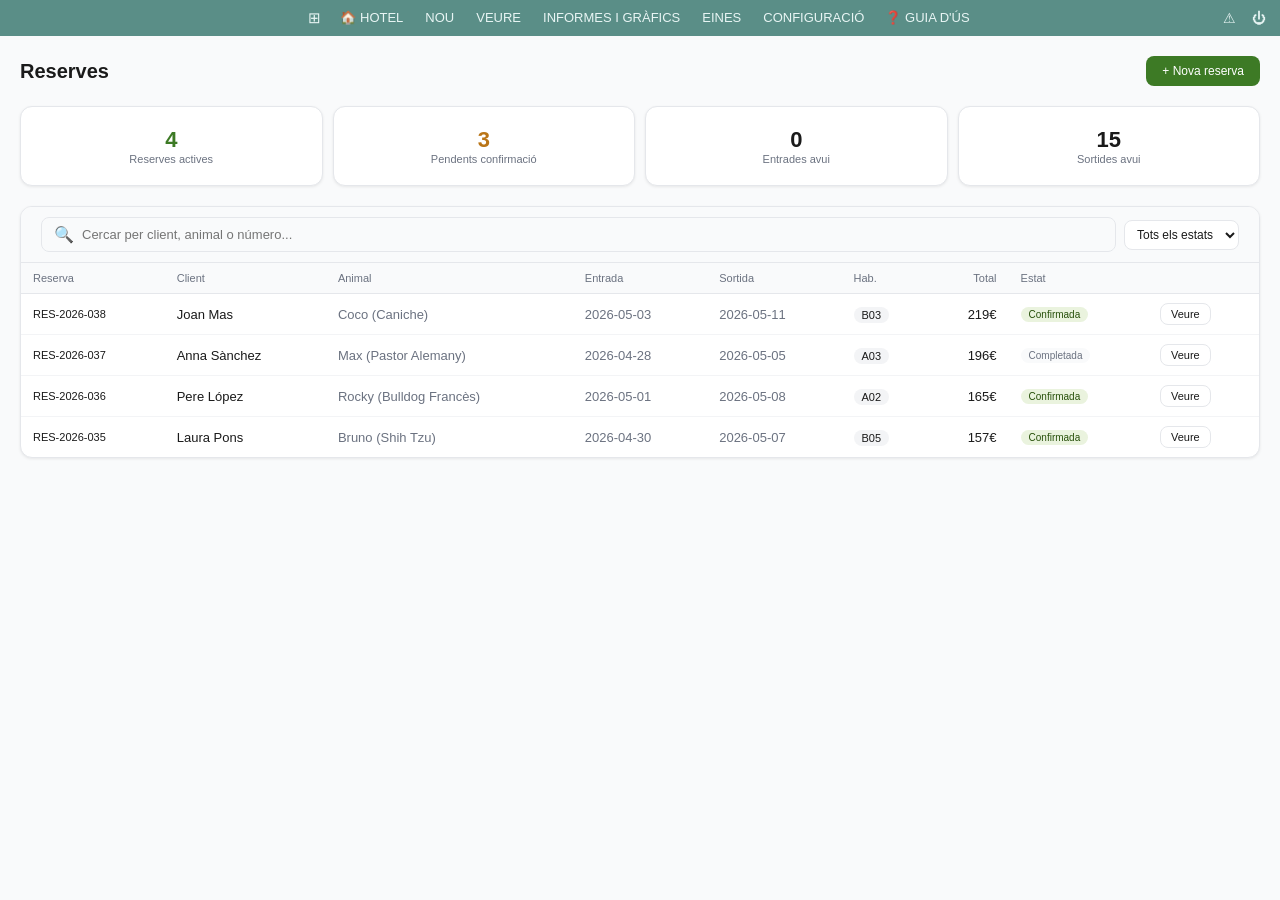
<file: pages/reserves.html>
<!DOCTYPE html>
<html lang="ca">
<head>
  <meta charset="UTF-8"/>
  <meta name="viewport" content="width=device-width, initial-scale=1.0"/>
  <title>Reserves — GespetSoft</title>
  <link rel="stylesheet" href="../css/style.css"/>
</head>
<body>
<div id="nav-placeholder"></div>
<div class="page-wrap">
  <div class="page-header">
    <div class="page-title">Reserves</div>
    <button class="btn btn-primary" onclick="window.location='nova-reserva.html'">+ Nova reserva</button>
  </div>
  <div style="display:grid;grid-template-columns:repeat(4,1fr);gap:10px;margin-bottom:1.25rem">
    <div class="card" style="margin:0"><div class="card-body" style="text-align:center">
      <div style="font-size:22px;font-weight:600;color:#3d7a25">4</div>
      <div style="font-size:11px;color:#6b7280">Reserves actives</div>
    </div></div>
    <div class="card" style="margin:0"><div class="card-body" style="text-align:center">
      <div style="font-size:22px;font-weight:600;color:#BA7517">3</div>
      <div style="font-size:11px;color:#6b7280">Pendents confirmació</div>
    </div></div>
    <div class="card" style="margin:0"><div class="card-body" style="text-align:center">
      <div style="font-size:22px;font-weight:600">0</div>
      <div style="font-size:11px;color:#6b7280">Entrades avui</div>
    </div></div>
    <div class="card" style="margin:0"><div class="card-body" style="text-align:center">
      <div style="font-size:22px;font-weight:600">15</div>
      <div style="font-size:11px;color:#6b7280">Sortides avui</div>
    </div></div>
  </div>
  <div class="card">
    <div class="toolbar">
      <div class="search-box" style="flex:1">
        <span>🔍</span>
        <input type="text" id="search" placeholder="Cercar per client, animal o número..." oninput="renderTable()"/>
      </div>
      <select class="filter-sel" id="f-estat" onchange="renderTable()">
        <option value="">Tots els estats</option>
        <option value="confirmada">Confirmada</option>
        <option value="pendent">Pendent</option>
        <option value="completada">Completada</option>
      </select>
    </div>
    <div style="overflow-x:auto">
      <table>
        <thead><tr>
          <th>Reserva</th><th>Client</th><th>Animal</th>
          <th>Entrada</th><th>Sortida</th><th>Hab.</th>
          <th style="text-align:right">Total</th><th>Estat</th><th></th>
        </tr></thead>
        <tbody id="tbody"></tbody>
      </table>
    </div>
  </div>
</div>
<script src="../js/app.js"></script>
<script>
function getClientNom(id){const c=DB.clients.find(x=>x.id===id);return c?`${c.nom} ${c.cognoms}`:'—';}
function getAnimalNom(id){const a=DB.animals.find(x=>x.id===id);return a?`${a.nom} (${a.raca})`:'—';}
function renderTable(){
  const q=document.getElementById('search').value.toLowerCase();
  const fe=document.getElementById('f-estat').value;
  const data=DB.reserves.filter(r=>{
    const cn=getClientNom(r.clientId).toLowerCase();
    const an=getAnimalNom(r.animalId).toLowerCase();
    const matchQ=!q||(cn.includes(q)||an.includes(q)||r.id.toLowerCase().includes(q));
    const matchE=!fe||r.estat===fe;
    return matchQ&&matchE;
  });
  const estatBadge={confirmada:'badge-actiu',completada:'badge-inactiu',pendent:'badge-pendent'};
  const estatLabel={confirmada:'Confirmada',completada:'Completada',pendent:'Pendent'};
  document.getElementById('tbody').innerHTML=data.map(r=>`
    <tr style="cursor:pointer">
      <td style="font-weight:500;font-size:11px">${r.id}</td>
      <td>${getClientNom(r.clientId)}</td>
      <td style="color:#6b7280">${getAnimalNom(r.animalId)}</td>
      <td style="color:#6b7280">${r.entrada}</td>
      <td style="color:#6b7280">${r.sortida}</td>
      <td><span style="background:#f3f4f6;padding:2px 8px;border-radius:20px;font-size:11px">${r.habitacio}</span></td>
      <td style="text-align:right;font-weight:500">${r.total}€</td>
      <td><span class="badge ${estatBadge[r.estat]}">${estatLabel[r.estat]}</span></td>
      <td><button class="btn btn-secondary" style="padding:4px 10px;font-size:11px">Veure</button></td>
    </tr>`).join('');
}
document.addEventListener('DOMContentLoaded',renderTable);
</script>
<script src="../js/nav.js"></script>
</body>
</html>
</file>
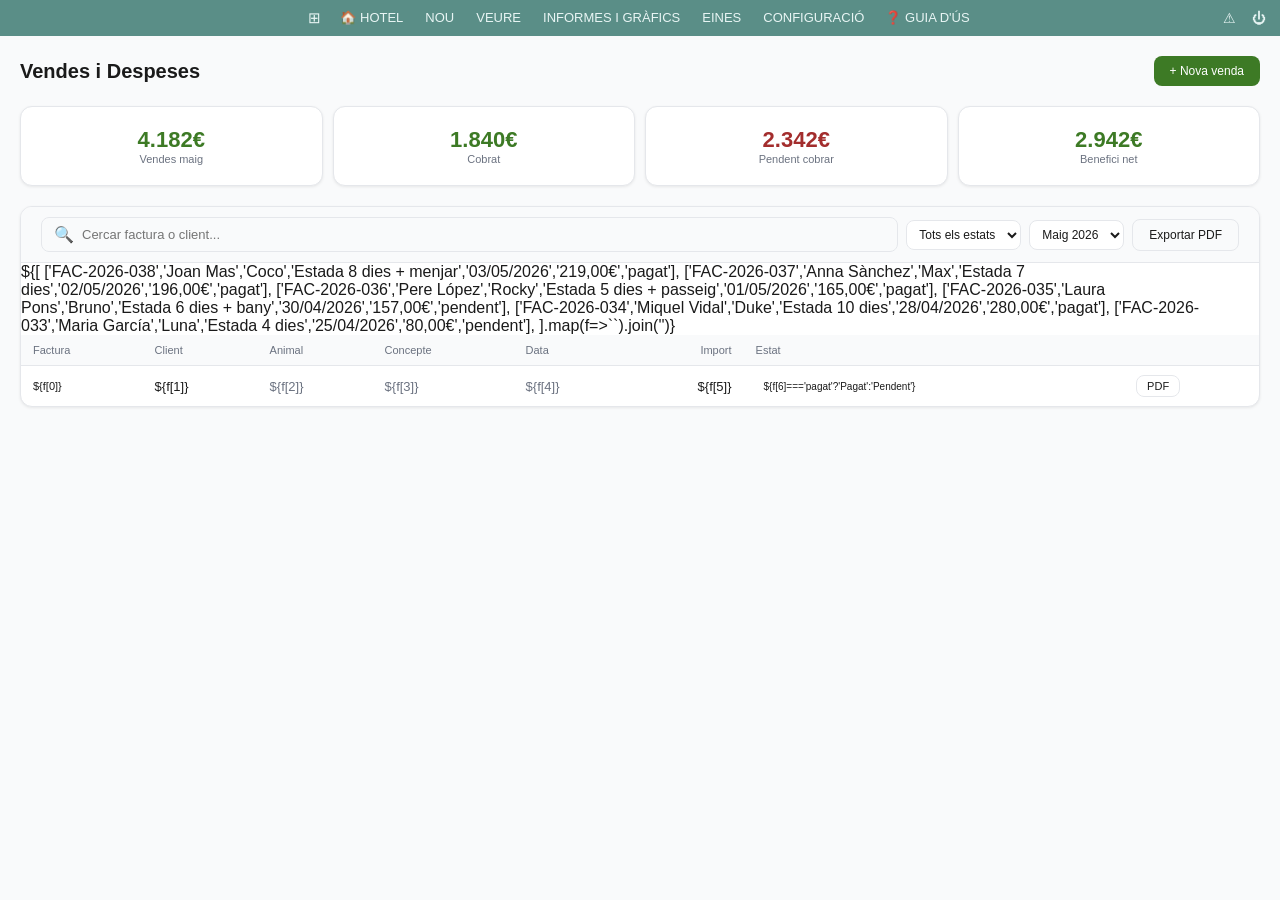
<file: pages/vendes.html>
<!DOCTYPE html>
<html lang="ca">
<head>
  <meta charset="UTF-8"/>
  <meta name="viewport" content="width=device-width, initial-scale=1.0"/>
  <title>Vendes — GespetSoft</title>
  <link rel="stylesheet" href="../css/style.css"/>
</head>
<body>
<div id="nav-placeholder"></div>
<div class="page-wrap">
  <div class="page-header">
    <div class="page-title">Vendes i Despeses</div>
    <button class="btn btn-primary">+ Nova venda</button>
  </div>
  <div style="display:grid;grid-template-columns:repeat(4,1fr);gap:10px;margin-bottom:1.25rem">
    <div class="card" style="margin:0"><div class="card-body" style="text-align:center">
      <div style="font-size:22px;font-weight:600;color:#3d7a25">4.182€</div>
      <div style="font-size:11px;color:#6b7280">Vendes maig</div>
    </div></div>
    <div class="card" style="margin:0"><div class="card-body" style="text-align:center">
      <div style="font-size:22px;font-weight:600;color:#3d7a25">1.840€</div>
      <div style="font-size:11px;color:#6b7280">Cobrat</div>
    </div></div>
    <div class="card" style="margin:0"><div class="card-body" style="text-align:center">
      <div style="font-size:22px;font-weight:600;color:#A32D2D">2.342€</div>
      <div style="font-size:11px;color:#6b7280">Pendent cobrar</div>
    </div></div>
    <div class="card" style="margin:0"><div class="card-body" style="text-align:center">
      <div style="font-size:22px;font-weight:600;color:#3d7a25">2.942€</div>
      <div style="font-size:11px;color:#6b7280">Benefici net</div>
    </div></div>
  </div>
  <div class="card">
    <div class="toolbar">
      <div class="search-box" style="flex:1"><span>🔍</span>
        <input type="text" placeholder="Cercar factura o client..."/>
      </div>
      <select class="filter-sel"><option>Tots els estats</option><option>Pagat</option><option>Pendent</option></select>
      <select class="filter-sel"><option>Maig 2026</option><option>Abril 2026</option></select>
      <button class="btn btn-secondary">Exportar PDF</button>
    </div>
    <table>
      <thead><tr><th>Factura</th><th>Client</th><th>Animal</th><th>Concepte</th><th>Data</th><th style="text-align:right">Import</th><th>Estat</th><th></th></tr></thead>
      <tbody>
        ${[
          ['FAC-2026-038','Joan Mas','Coco','Estada 8 dies + menjar','03/05/2026','219,00€','pagat'],
          ['FAC-2026-037','Anna Sànchez','Max','Estada 7 dies','02/05/2026','196,00€','pagat'],
          ['FAC-2026-036','Pere López','Rocky','Estada 5 dies + passeig','01/05/2026','165,00€','pagat'],
          ['FAC-2026-035','Laura Pons','Bruno','Estada 6 dies + bany','30/04/2026','157,00€','pendent'],
          ['FAC-2026-034','Miquel Vidal','Duke','Estada 10 dies','28/04/2026','280,00€','pagat'],
          ['FAC-2026-033','Maria García','Luna','Estada 4 dies','25/04/2026','80,00€','pendent'],
        ].map(f=>`<tr>
          <td style="font-weight:500;font-size:11px">${f[0]}</td>
          <td>${f[1]}</td><td style="color:#6b7280">${f[2]}</td>
          <td style="color:#6b7280">${f[3]}</td><td style="color:#6b7280">${f[4]}</td>
          <td style="text-align:right;font-weight:500">${f[5]}</td>
          <td><span class="badge ${f[6]==='pagat'?'badge-pagat':'badge-pendent'}">${f[6]==='pagat'?'Pagat':'Pendent'}</span></td>
          <td><button class="btn btn-secondary" style="padding:4px 10px;font-size:11px">PDF</button></td>
        </tr>`).join('')}
      </tbody>
    </table>
  </div>
</div>
<script src="../js/app.js"></script>
<script src="../js/nav.js"></script>
</body>
</html>
</file>
<file: css/style.css>
/* ===========================
   GESPETSOFT — GLOBAL STYLES
   =========================== */

:root {
  --green-dark:   #2d5a1b;
  --green-mid:    #3d7a25;
  --green-light:  #EAF3DE;
  --green-pale:   #C0DD97;
  --blue:         #185FA5;
  --blue-light:   #E6F1FB;
  --red:          #A32D2D;
  --red-light:    #FCEBEB;
  --amber:        #BA7517;
  --amber-light:  #FAEEDA;
  --text-primary: #1a1a1a;
  --text-sec:     #6b7280;
  --text-ter:     #9ca3af;
  --bg:           #f9fafb;
  --bg-card:      #ffffff;
  --border:       #e5e7eb;
  --border-light: #f3f4f6;
  --radius-sm:    6px;
  --radius-md:    8px;
  --radius-lg:    12px;
  --shadow:       0 1px 3px rgba(0,0,0,0.08);
}

* { box-sizing: border-box; margin: 0; padding: 0; }

body {
  font-family: -apple-system, BlinkMacSystemFont, 'Segoe UI', sans-serif;
  background: var(--bg);
  color: var(--text-primary);
  min-height: 100vh;
}

/* === NAV === */
.nav {
  background: var(--green-dark);
  display: flex;
  align-items: center;
  padding: 0 1.5rem;
  height: 48px;
  position: sticky;
  top: 0;
  z-index: 100;
  gap: 4px;
}
.nav-brand {
  color: #fff;
  font-size: 15px;
  font-weight: 600;
  margin-right: 16px;
  display: flex;
  align-items: center;
  gap: 6px;
  text-decoration: none;
}
.nav-logo { font-size: 18px; }
.nav-links { display: flex; gap: 2px; flex: 1; }
.nav-item {
  color: #c8e6b0;
  font-size: 12px;
  padding: 6px 10px;
  border-radius: var(--radius-sm);
  text-decoration: none;
  transition: background 0.15s;
}
.nav-item:hover, .nav-item.active {
  background: rgba(255,255,255,0.15);
  color: #fff;
}
.nav-actions { display: flex; gap: 4px; margin-left: auto; }
.nav-icon-btn {
  background: none;
  border: none;
  color: #c8e6b0;
  cursor: pointer;
  width: 30px;
  height: 30px;
  border-radius: var(--radius-sm);
  font-size: 14px;
}
.nav-icon-btn:hover { background: rgba(255,255,255,0.15); color: #fff; }

/* === STATS BAR === */
.stats-bar {
  background: var(--green-mid);
  display: grid;
  grid-template-columns: repeat(4, 1fr);
}
.stat-cell {
  padding: 12px 1rem;
  text-align: center;
  border-right: 0.5px solid rgba(255,255,255,0.15);
}
.stat-cell:last-child { border-right: none; }
.stat-num { font-size: 26px; font-weight: 600; color: #fff; }
.stat-label { font-size: 12px; color: #c8e6b0; margin: 2px 0; }
.stat-action {
  font-size: 11px;
  color: #9fd67e;
  text-decoration: underline;
  cursor: pointer;
}

/* === MAIN LAYOUT === */
.main-grid {
  display: grid;
  grid-template-columns: 220px 1fr;
  gap: 0;
  max-width: 1400px;
  margin: 0 auto;
  padding: 1.25rem;
  gap: 1.25rem;
}

/* === CALENDAR SIDEBAR === */
.sidebar-cal {
  background: var(--bg-card);
  border-radius: var(--radius-lg);
  padding: 1.25rem;
  border: 0.5px solid var(--border);
  box-shadow: var(--shadow);
  height: fit-content;
}
.big-date {
  font-size: 64px;
  font-weight: 700;
  color: var(--text-primary);
  line-height: 1;
  text-align: center;
}
.date-label {
  font-size: 12px;
  color: var(--text-sec);
  text-align: center;
  margin: 4px 0 14px;
}
.cal-nav {
  display: flex;
  align-items: center;
  justify-content: space-between;
  margin-bottom: 8px;
}
.cal-nav button {
  background: none;
  border: 0.5px solid var(--border);
  border-radius: var(--radius-sm);
  width: 26px; height: 26px;
  cursor: pointer;
  font-size: 13px;
  color: var(--text-sec);
}
.cal-nav button:hover { background: var(--bg); }
.cal-nav span { font-size: 13px; font-weight: 500; }
.cal-grid { display: grid; grid-template-columns: repeat(7,1fr); gap: 2px; font-size: 11px; }
.cal-head { text-align: center; color: var(--text-sec); padding: 3px 0; }
.cal-day {
  text-align: center;
  padding: 3px 1px;
  border-radius: 4px;
  cursor: pointer;
}
.cal-day:hover { background: var(--bg); }
.cal-day.today { background: var(--green-mid); color: #fff; font-weight: 600; }
.cal-day.weekend { color: var(--red); }
.cal-day.other { color: var(--text-ter); }

/* === MAIN PANEL === */
.main-panel {
  background: var(--bg-card);
  border-radius: var(--radius-lg);
  padding: 1.25rem;
  border: 0.5px solid var(--border);
  box-shadow: var(--shadow);
}
.search-row {
  display: grid;
  grid-template-columns: 1fr 1fr;
  gap: 8px;
  margin-bottom: 1rem;
}
.search-box {
  display: flex;
  align-items: center;
  gap: 8px;
  border: 0.5px solid var(--border);
  border-radius: var(--radius-md);
  padding: 7px 12px;
  background: var(--bg);
}
.search-box input {
  border: none;
  background: none;
  font-size: 13px;
  outline: none;
  flex: 1;
  color: var(--text-primary);
}
.metrics-row {
  display: grid;
  grid-template-columns: repeat(3, 1fr);
  gap: 8px;
  margin-bottom: 1rem;
}
.metric {
  background: var(--bg);
  border-radius: var(--radius-md);
  padding: 12px;
  text-align: center;
  border: 0.5px solid var(--border);
}
.metric-num { font-size: 22px; font-weight: 600; }
.metric-lbl { font-size: 11px; color: var(--text-sec); margin-top: 2px; }
.metric.green .metric-num { color: var(--green-mid); }
.metric.red .metric-num { color: var(--red); }
.alert-box {
  background: var(--amber-light);
  border: 0.5px solid #EF9F27;
  border-radius: var(--radius-md);
  padding: 8px 12px;
  font-size: 12px;
  color: #633806;
  margin-bottom: 1rem;
}
.btn-row {
  display: grid;
  grid-template-columns: 1fr 1fr;
  gap: 8px;
  margin-bottom: 1rem;
}
.btn-green {
  background: var(--green-mid);
  color: #fff;
  border: none;
  border-radius: var(--radius-md);
  padding: 9px 14px;
  font-size: 12px;
  font-weight: 500;
  cursor: pointer;
  text-decoration: none;
  text-align: center;
  display: block;
}
.btn-green:hover { background: var(--green-dark); }
.btn-blue {
  background: var(--blue);
  color: #fff;
  border: none;
  border-radius: var(--radius-md);
  padding: 9px 14px;
  font-size: 12px;
  font-weight: 500;
  cursor: pointer;
  text-decoration: none;
  text-align: center;
  display: block;
}
.btn-blue:hover { background: #0C447C; }
.section-title {
  font-size: 13px;
  font-weight: 500;
  color: var(--text-primary);
  margin-bottom: 10px;
}
.entries-list { }
.entry-row {
  display: flex;
  justify-content: space-between;
  align-items: center;
  padding: 9px 0;
  border-bottom: 0.5px solid var(--border-light);
  font-size: 12px;
}
.entry-row:last-child { border-bottom: none; }
.entry-name { font-weight: 500; }
.entry-animal { color: var(--text-sec); }
.entry-meta { color: var(--text-sec); font-size: 11px; }
.tag {
  display: inline-block;
  font-size: 10px;
  padding: 2px 8px;
  border-radius: 20px;
  font-weight: 500;
}
.tag-in { background: var(--green-light); color: #27500A; }
.tag-out { background: var(--red-light); color: var(--red); }

/* === GENERIC PAGE STYLES === */
.page-wrap {
  max-width: 1400px;
  margin: 0 auto;
  padding: 1.25rem;
}
.page-header {
  display: flex;
  align-items: center;
  justify-content: space-between;
  margin-bottom: 1.25rem;
}
.page-title { font-size: 20px; font-weight: 600; }
.card {
  background: var(--bg-card);
  border: 0.5px solid var(--border);
  border-radius: var(--radius-lg);
  box-shadow: var(--shadow);
  overflow: hidden;
  margin-bottom: 1rem;
}
.card-body { padding: 1.25rem; }
.toolbar {
  display: flex;
  gap: 8px;
  align-items: center;
  padding: 10px 1.25rem;
  border-bottom: 0.5px solid var(--border);
  flex-wrap: wrap;
  background: var(--bg);
}
table { width: 100%; border-collapse: collapse; font-size: 13px; }
th {
  background: var(--bg);
  padding: 9px 12px;
  text-align: left;
  font-weight: 500;
  color: var(--text-sec);
  border-bottom: 0.5px solid var(--border);
  font-size: 11px;
  cursor: pointer;
  user-select: none;
}
th:hover { color: var(--text-primary); }
td {
  padding: 9px 12px;
  border-bottom: 0.5px solid var(--border-light);
  vertical-align: middle;
}
tr:last-child td { border-bottom: none; }
tr:hover td { background: var(--bg); }
.badge {
  display: inline-block;
  font-size: 10px;
  padding: 2px 8px;
  border-radius: 20px;
  font-weight: 500;
}
.badge-pagat { background: var(--green-light); color: #27500A; }
.badge-pendent { background: var(--amber-light); color: #633806; }
.badge-actiu { background: var(--green-light); color: #27500A; }
.badge-inactiu { background: var(--bg); color: var(--text-sec); }
.badge-gos { background: #C0DD97; color: #27500A; }
.badge-gat { background: #B5D4F4; color: #0C447C; }
.badge-conill { background: #F4C0D1; color: #72243E; }
.badge-vip { background: #EEEDFE; color: #3C3489; }
.avatar {
  width: 32px; height: 32px;
  border-radius: 50%;
  display: flex;
  align-items: center;
  justify-content: center;
  font-size: 11px;
  font-weight: 600;
  flex-shrink: 0;
}
.av-blue { background: #B5D4F4; color: #0C447C; }
.av-green { background: #C0DD97; color: #27500A; }
.av-pink { background: #F4C0D1; color: #72243E; }
.btn {
  border: none;
  border-radius: var(--radius-md);
  padding: 8px 16px;
  font-size: 12px;
  font-weight: 500;
  cursor: pointer;
}
.btn-primary { background: var(--green-mid); color: #fff; }
.btn-primary:hover { background: var(--green-dark); }
.btn-secondary {
  background: none;
  border: 0.5px solid var(--border);
  color: var(--text-primary);
}
.btn-secondary:hover { background: var(--bg); }
.btn-danger { border: 0.5px solid #F09595; color: var(--red); background: none; }
.btn-danger:hover { background: var(--red-light); }
.filter-sel {
  font-size: 12px;
  padding: 6px 8px;
  border: 0.5px solid var(--border);
  border-radius: var(--radius-md);
  background: var(--bg-card);
  color: var(--text-primary);
  cursor: pointer;
}
.pagination {
  display: flex;
  align-items: center;
  justify-content: space-between;
  padding: 10px 1.25rem;
  border-top: 0.5px solid var(--border);
  background: var(--bg);
  font-size: 11px;
  color: var(--text-sec);
}
.pag-btns { display: flex; gap: 4px; }
.pag-btn {
  border: 0.5px solid var(--border);
  background: none;
  border-radius: var(--radius-sm);
  padding: 4px 10px;
  font-size: 11px;
  cursor: pointer;
}
.pag-btn.active { background: var(--green-mid); color: #fff; border-color: var(--green-mid); }

/* === FORM STYLES === */
.form-grid { display: grid; grid-template-columns: 1fr 1fr; gap: 0 1.5rem; padding: 1.25rem; }
.field-group { margin-bottom: 14px; }
.field-group.full { grid-column: 1 / -1; }
.field-label { font-size: 12px; font-weight: 500; margin-bottom: 5px; display: block; }
.required { color: var(--red); margin-left: 2px; }
.field-row {
  display: flex;
  align-items: center;
  border: 0.5px solid var(--border);
  border-radius: var(--radius-md);
  overflow: hidden;
  background: var(--bg-card);
  transition: border-color 0.15s;
}
.field-row:focus-within { border-color: var(--green-mid); }
.field-icon {
  width: 36px; height: 36px;
  display: flex;
  align-items: center;
  justify-content: center;
  background: var(--bg);
  border-right: 0.5px solid var(--border);
  flex-shrink: 0;
  font-size: 14px;
}
.field-row input,
.field-row select,
.field-row textarea {
  flex: 1;
  border: none;
  background: none;
  padding: 0 10px;
  font-size: 13px;
  height: 36px;
  color: var(--text-primary);
  outline: none;
  font-family: inherit;
}
.field-row textarea { height: 70px; padding: 8px 10px; resize: vertical; }
.field-row select { cursor: pointer; }
.form-footer {
  display: flex;
  gap: 8px;
  justify-content: flex-end;
  padding: 12px 1.25rem;
  border-top: 0.5px solid var(--border);
  background: var(--bg);
}
.section-sep {
  grid-column: 1 / -1;
  border-top: 0.5px solid var(--border);
  margin: 4px 0 14px;
  font-size: 11px;
  font-weight: 500;
  color: var(--text-sec);
  letter-spacing: 0.05em;
  text-transform: uppercase;
  padding-top: 12px;
}

/* === RESPONSIVE === */
@media (max-width: 768px) {
  .main-grid { grid-template-columns: 1fr; }
  .stats-bar { grid-template-columns: repeat(2, 1fr); }
  .nav-links { display: none; }
  .form-grid { grid-template-columns: 1fr; }
  .form-grid .full { grid-column: 1; }
  .kpi-grid { grid-template-columns: repeat(2, 1fr); }
}
</file>
